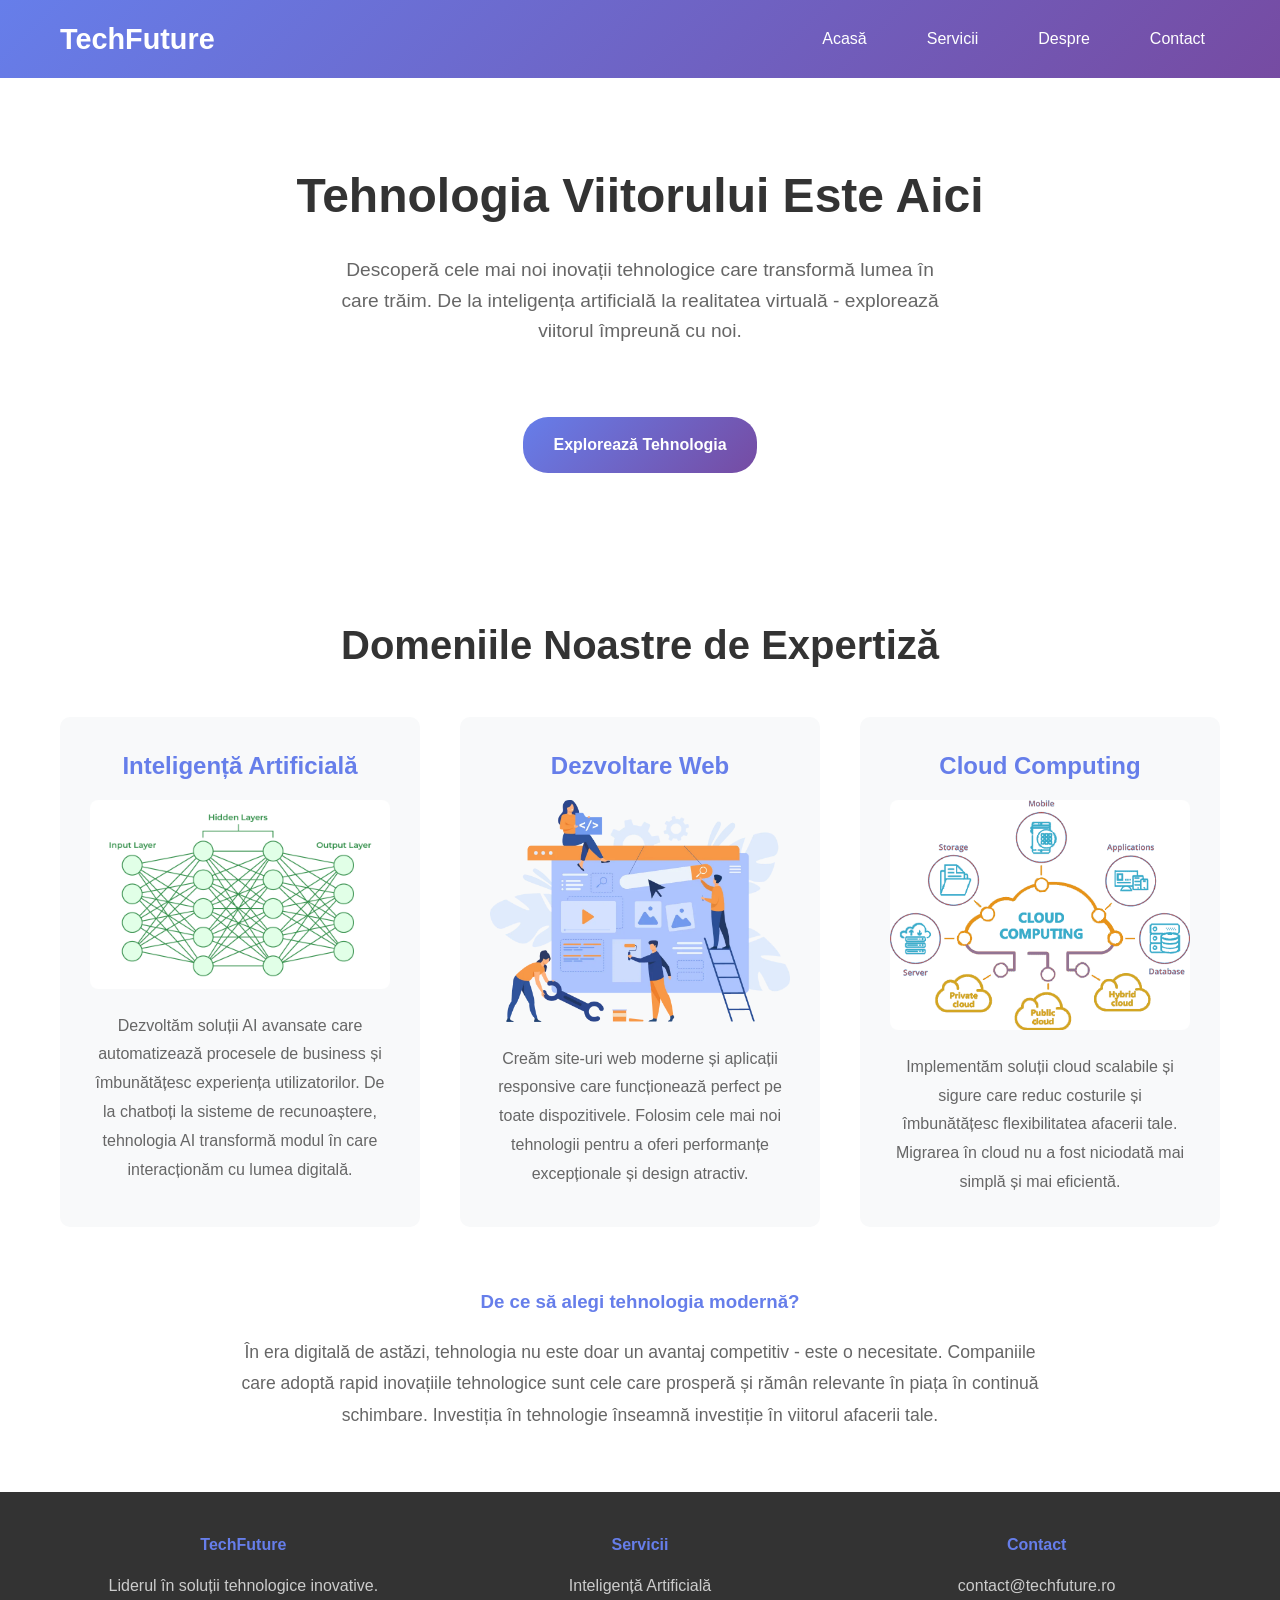
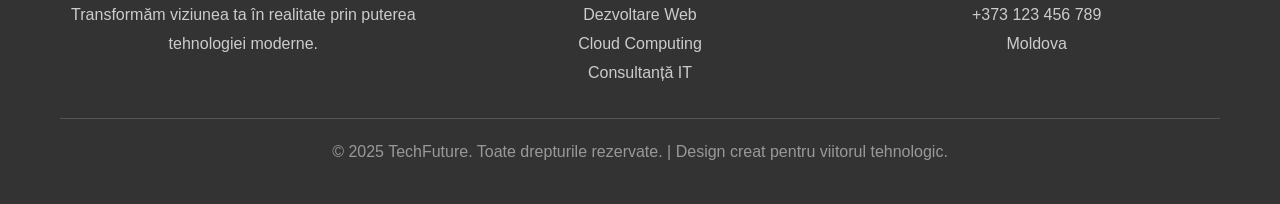
<file: landing page/index.html>
<!DOCTYPE html>
<html lang="ro">
<head>
    <meta charset="UTF-8">
    <meta name="viewport" content="width=device-width, initial-scale=1.0">
    <title>TechFuture - Tehnologie pentru Viitor</title>
    <link rel="stylesheet" href="css/style.css">
</head>
<body>
    <!-- Header cu Navigare -->
    <header>
        <div class="container">
            <nav>
                <a href="#" class="logo">TechFuture</a>
                <ul class="nav-links">
                    <li><a href="#acasa">Acasă</a></li>
                    <li><a href="#servicii">Servicii</a></li>
                    <li><a href="#despre">Despre</a></li>
                    <li><a href="#contact">Contact</a></li>
                </ul>
            </nav>
        </div>
    </header>

    <!-- Secțiunea Hero -->
    <section class="hero">
        <div class="container">
            <h1>Tehnologia Viitorului Este Aici</h1>
            <p>Descoperă cele mai noi inovații tehnologice care transformă lumea în care trăim. De la inteligența artificială la realitatea virtuală - explorează viitorul împreună cu noi.</p>
            
            <!-- Imagine tehnologie -->
            
            
            <a href="#servicii" class="cta-button">Explorează Tehnologia</a>
        </div>
    </section>

    <!-- Secțiunea de Conținut -->
    <section class="content" id="servicii">
        <div class="container">
            <h2 style="text-align: center; font-size: 2.5rem; margin-bottom: 20px; color: #333;">Domeniile Noastre de Expertiză</h2>
            
            <div class="content-grid">
                <div class="feature">
                    <h3>Inteligență Artificială</h3>
                    <img src="img/gpt.png" alt="Inteligență Artificială" style="width:100%; height:auto; border-radius: 8px; margin-bottom: 15px;">
                    <p>Dezvoltăm soluții AI avansate care automatizează procesele de business și îmbunătățesc experiența utilizatorilor. De la chatboți la sisteme de recunoaștere, tehnologia AI transformă modul în care interacționăm cu lumea digitală.</p>
                </div>
                
                <div class="feature">
                    <h3>Dezvoltare Web</h3>
                    <img src="img/web.webp" alt="Dezvoltare Web" style="width:100%; height:auto; border-radius: 8px; margin-bottom: 15px;">
                    <p>Creăm site-uri web moderne și aplicații responsive care funcționează perfect pe toate dispozitivele. Folosim cele mai noi tehnologii pentru a oferi performanțe excepționale și design atractiv.</p>
                </div>
                
                <div class="feature">
                    <h3>Cloud Computing</h3>
                    <img src="img/cld.png" alt="Cloud Computing" style="width:100%; height:auto; border-radius: 8px; margin-bottom: 15px;">
                    <p>Implementăm soluții cloud scalabile și sigure care reduc costurile și îmbunătățesc flexibilitatea afacerii tale. Migrarea în cloud nu a fost niciodată mai simplă și mai eficientă.</p>
                </div>
            </div>

            <div style="text-align: center; margin-top: 60px;">
                <h3 style="color: #667eea; margin-bottom: 20px;">De ce să alegi tehnologia modernă?</h3>
                <p style="max-width: 800px; margin: 0 auto; font-size: 1.1rem; color: #666; line-height: 1.8;">
                    În era digitală de astăzi, tehnologia nu este doar un avantaj competitiv - este o necesitate. 
                    Companiile care adoptă rapid inovațiile tehnologice sunt cele care prosperă și rămân relevante 
                    în piața în continuă schimbare. Investiția în tehnologie înseamnă investiție în viitorul afacerii tale.
                </p>
            </div>
        </div>
    </section>

    <!-- Footer -->
    <footer id="contact">
        <div class="container">
            <div class="footer-content">
                <div class="footer-section">
                    <h4>TechFuture</h4>
                    <p>Liderul în soluții tehnologice inovative. Transformăm viziunea ta în realitate prin puterea tehnologiei moderne.</p>
                </div>
                
                <div class="footer-section">
                    <h4>Servicii</h4>
                    <p><a>Inteligență Artificială</a></p>
                    <p><a>Dezvoltare Web</a></p>
                    <p><a>Cloud Computing</a></p>
                    <p><a>Consultanță IT</a></p>
                </div>
                
                <div class="footer-section">
                    <h4>Contact</h4>
                    <p>contact@techfuture.ro</p>
                    <p>+373 123 456 789</p>
                    <p>Moldova</p>
                </div>
            </div>
            
            <div class="footer-bottom">
                <p>&copy; 2025 TechFuture. Toate drepturile rezervate. | Design creat pentru viitorul tehnologic.</p>
            </div>
        </div>
    </footer>
</body>
</html>
</file>
<file: landing page/css/style.css>
* {
            margin: 0;
            padding: 0;
            box-sizing: border-box;
        }

        body {
            font-family: Arial, sans-serif;
            line-height: 1.6;
            color: #333;
            background-color: #f4f4f4;
        }

        /* Header și Navigare */
        header {
            background: linear-gradient(135deg, #667eea 0%, #764ba2 100%);
            color: white;
            padding: 1rem 0;
            position: sticky;
            top: 0;
            z-index: 100;
        }

        .container {
            max-width: 1200px;
            margin: 0 auto;
            padding: 0 20px;
        }

        nav {
            display: flex;
            justify-content: space-between;
            align-items: center;
        }

        .logo {
            font-size: 1.8rem;
            font-weight: bold;
            color: white;
            text-decoration: none;
        }

        .nav-links {
            display: flex;
            list-style: none;
            gap: 30px;
        }

        .nav-links a {
            color: white;
            text-decoration: none;
            padding: 10px 15px;
            border-radius: 5px;
            transition: background-color 0.3s;
        }

        .nav-links a:hover {
            background-color: rgba(255, 255, 255, 0.2);
            color: #bbc8ff;
        }

        /* Secțiunea principală */
        .hero {
            background: white;
            padding: 80px 0;
            text-align: center;
        }

        .hero h1 {
            font-size: 3rem;
            margin-bottom: 20px;
            color: #333;
        }

        .hero p {
            font-size: 1.2rem;
            margin-bottom: 40px;
            color: #666;
            max-width: 600px;
            margin-left: auto;
            margin-right: auto;
        }

        .tech-image {
            max-width: 100%;
            height: auto;
            border-radius: 10px;
            box-shadow: 0 10px 30px rgba(0, 0, 0, 0.2);
            margin: 40px 0;
        }

        /* Secțiunea de conținut */
        .content {
            background: white;
            padding: 60px 0;
        }

        .content-grid {
            display: grid;
            grid-template-columns: repeat(auto-fit, minmax(300px, 1fr));
            gap: 40px;
            margin-top: 40px;
        }

        .feature {
            background: #f8f9fa;
            padding: 30px;
            border-radius: 10px;
            text-align: center;
            transition: transform 0.3s;
        }

        .feature:hover {
            transform: translateY(-5px);
        }

        .feature h3 {
            color: #667eea;
            margin-bottom: 15px;
            font-size: 1.5rem;
        }

        .feature p {
            color: #666;
            line-height: 1.8;
        }

        /* Buton CTA */
        .cta-button {
            display: inline-block;
            background: linear-gradient(135deg, #667eea 0%, #764ba2 100%);
            color: white;
            padding: 15px 30px;
            text-decoration: none;
            border-radius: 25px;
            font-weight: bold;
            margin-top: 30px;
            transition: transform 0.3s;
        }

        .cta-button:hover {
            transform: translateY(-2px);
            transition: 0.5s;
            box-shadow: 0 10px 20px rgba(0, 0, 0, 0.2);
        }

        /* Footer */
        footer {
            background: #333;
            color: white;
            text-align: center;
            padding: 40px 0;
        }

        .footer-content {
            display: grid;
            grid-template-columns: repeat(auto-fit, minmax(250px, 1fr));
            gap: 30px;
            margin-bottom: 30px;
        }

        .footer-section h4 {
            margin-bottom: 15px;
            color: #667eea;
        }

        .footer-section p, 
        .footer-section a {
            color: #ccc;
            text-decoration: none;
            line-height: 1.8;
        }
        
        .footer-bottom {
            border-top: 1px solid #555;
            padding-top: 20px;
            color: #999;
        }
</file>
